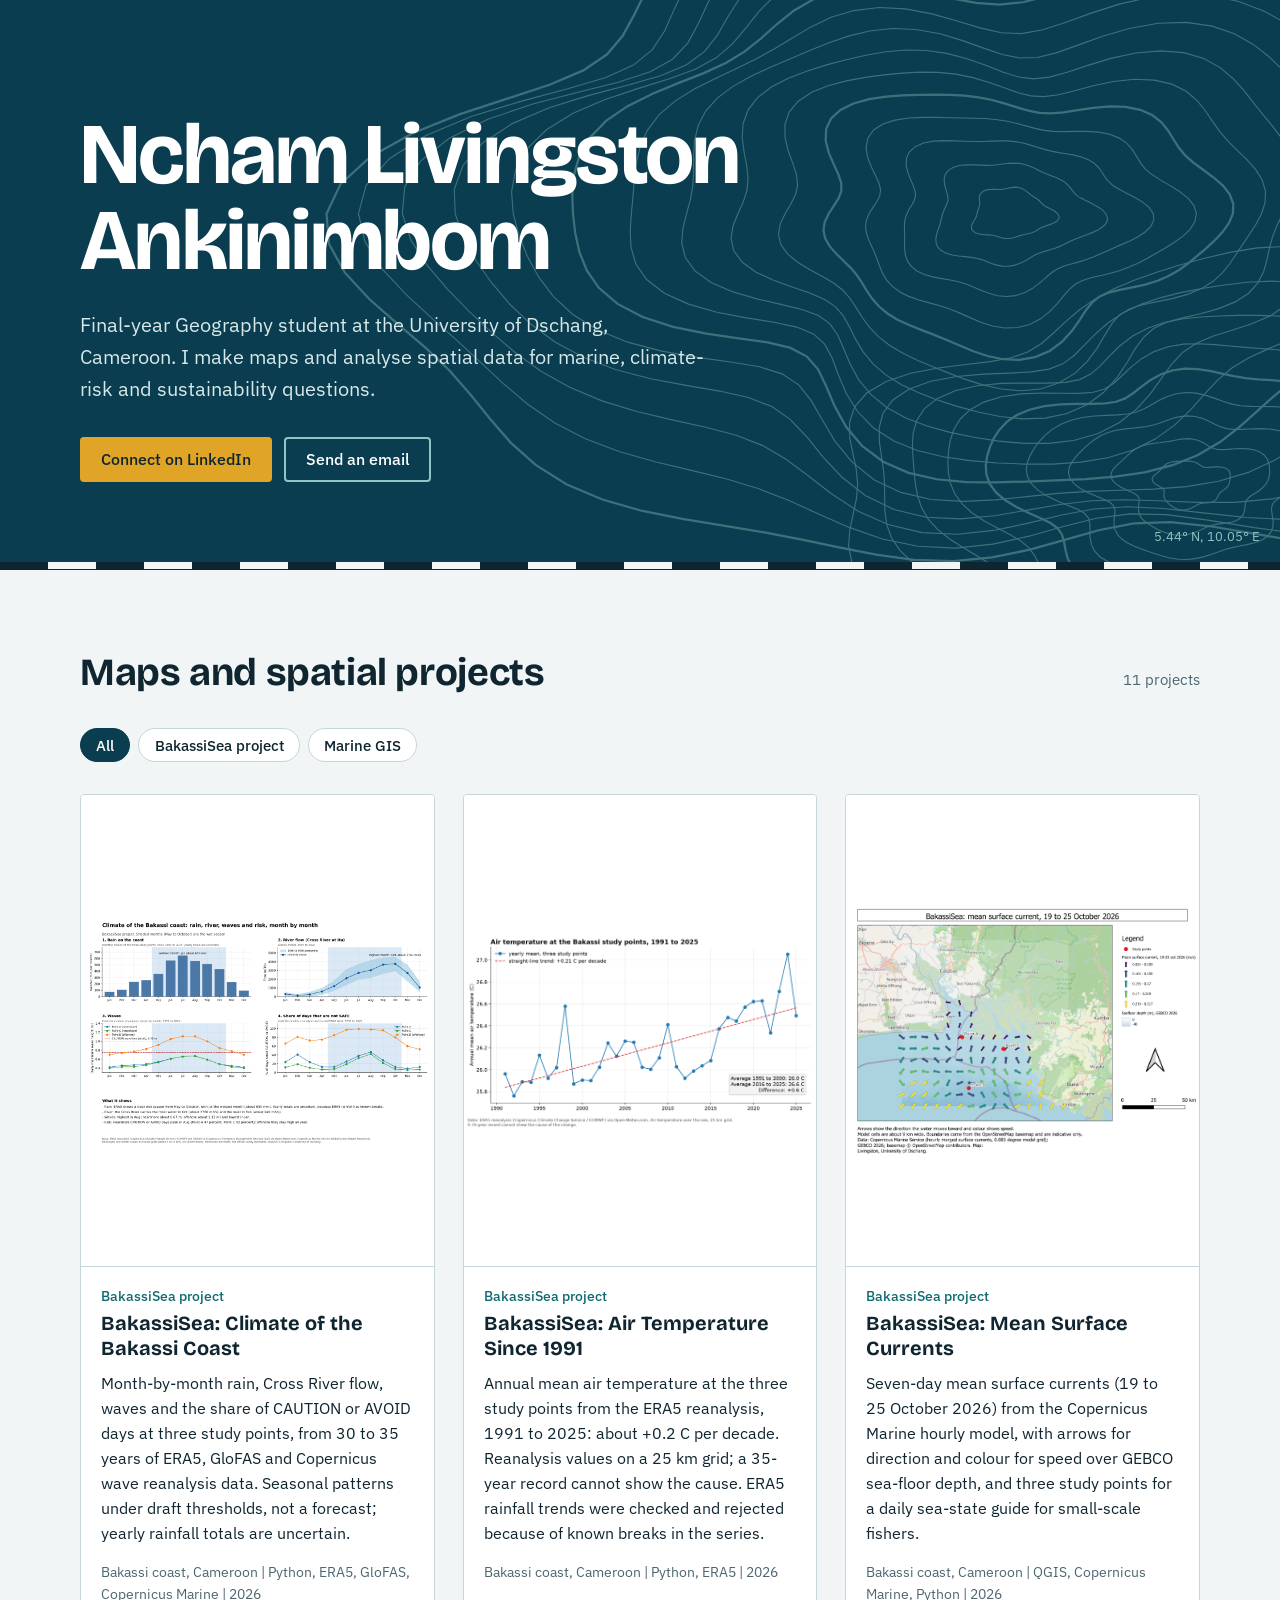
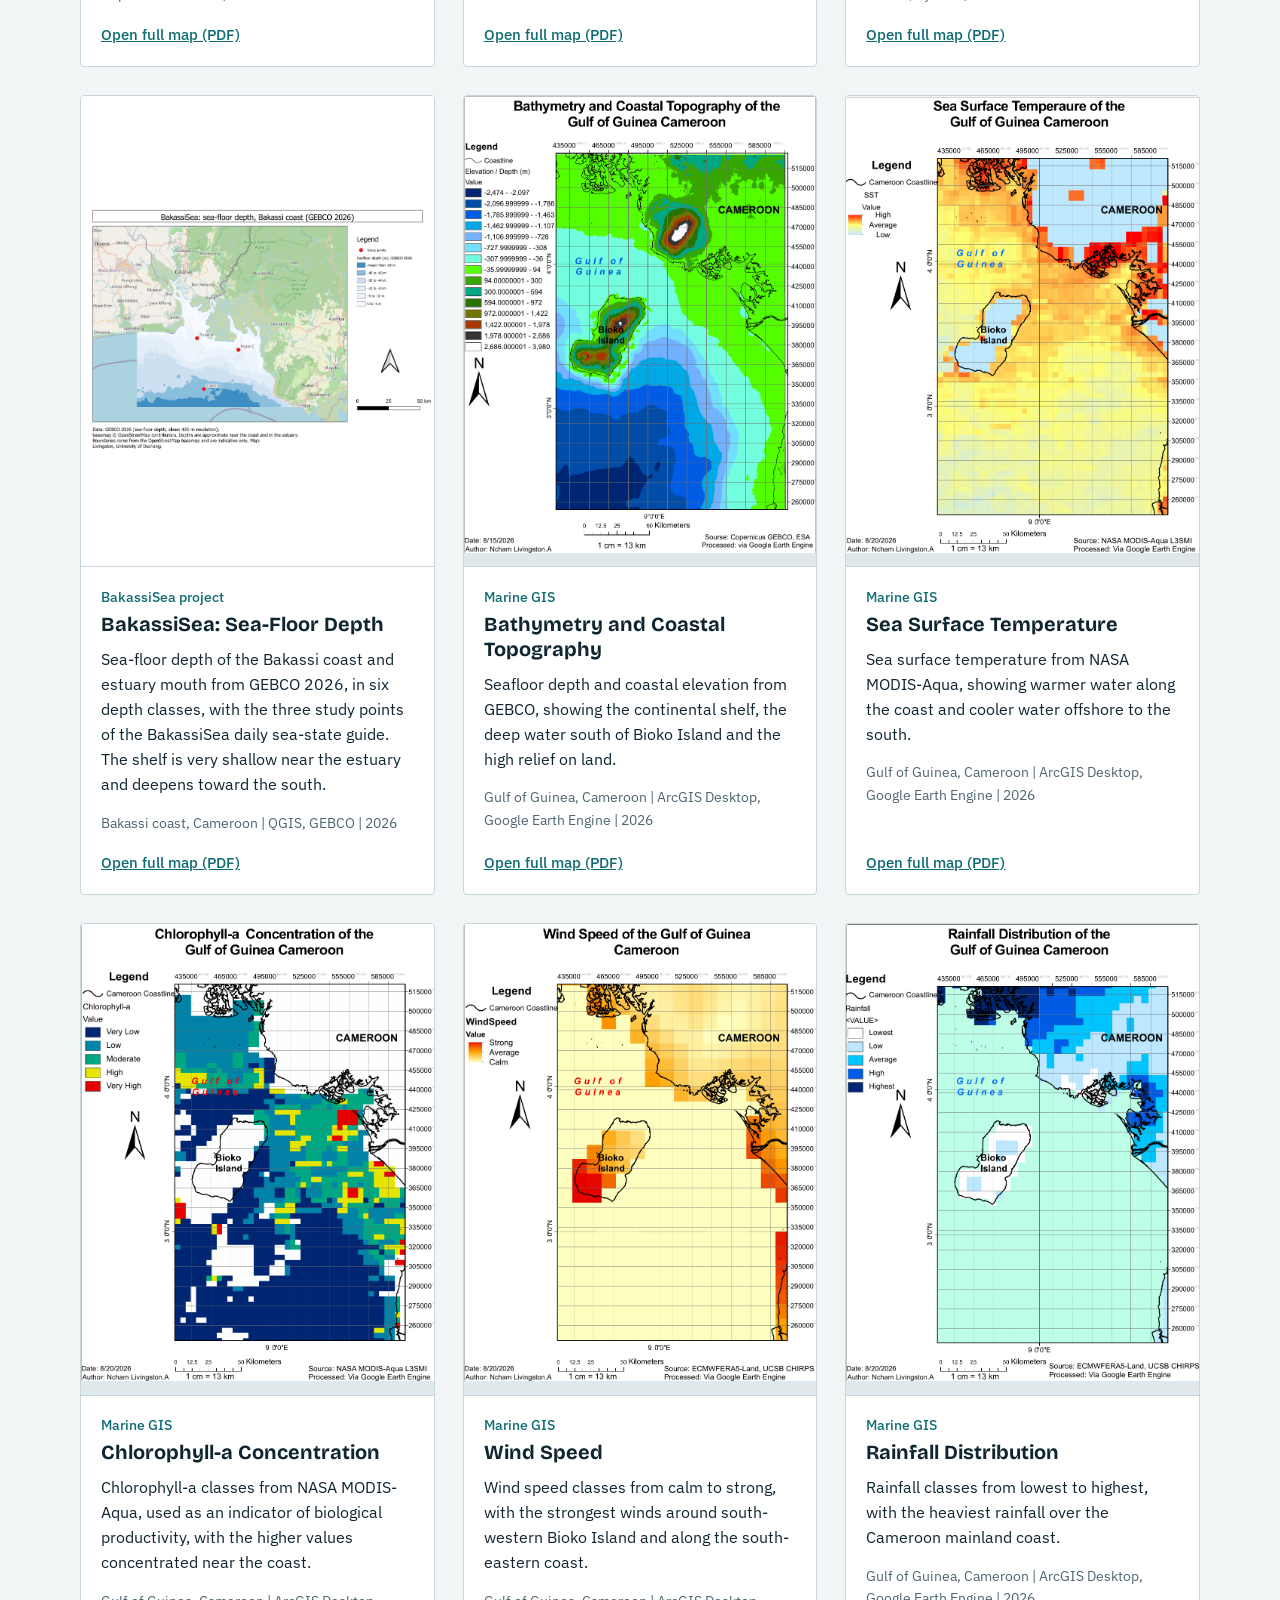
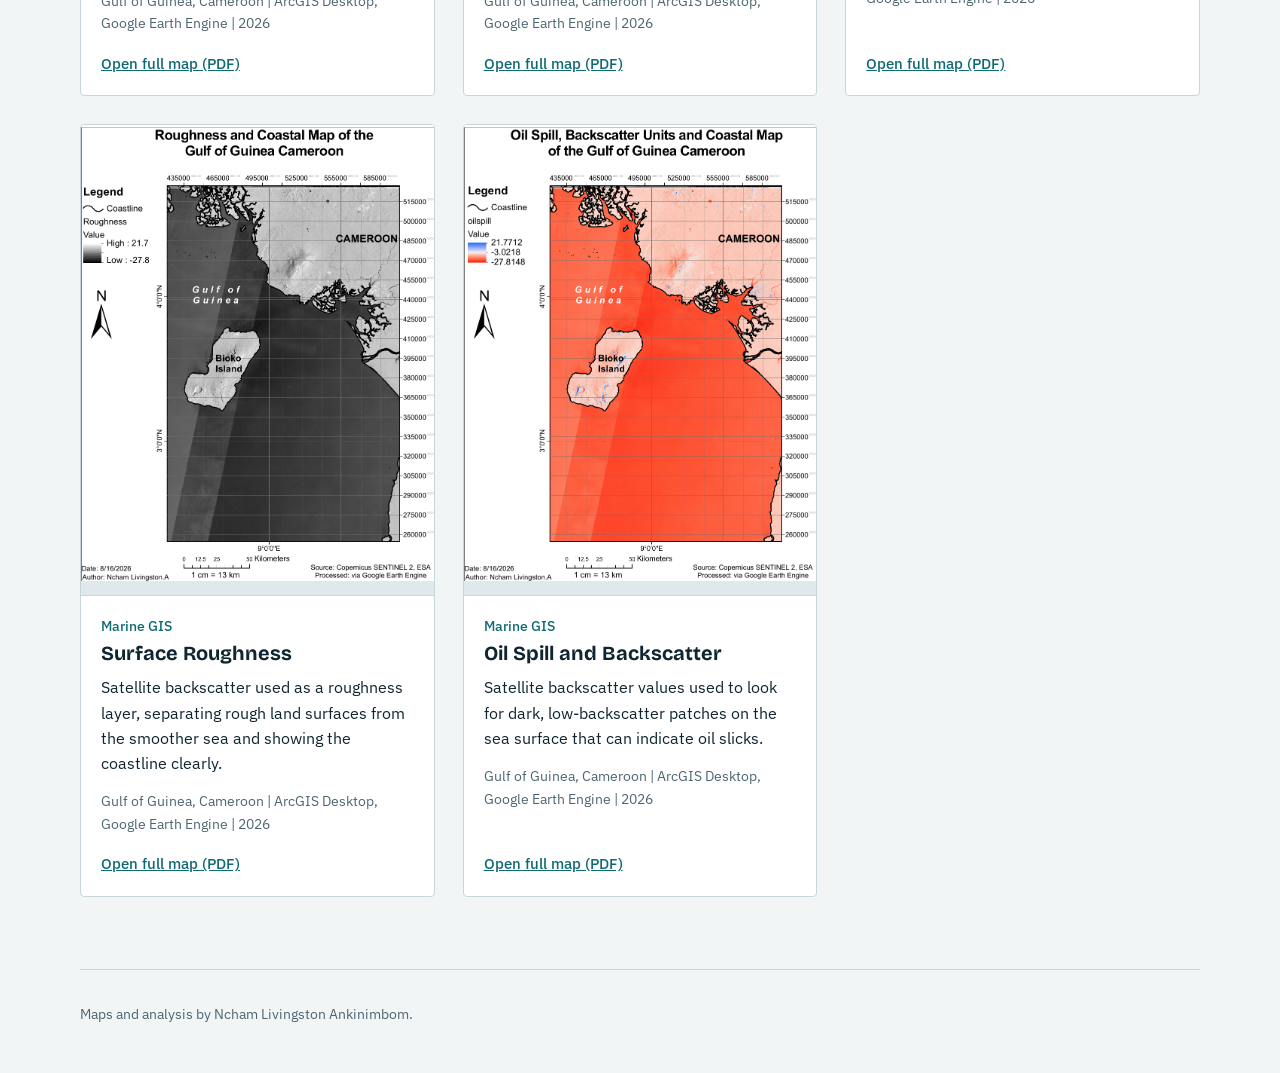
<file: index.html>
<!DOCTYPE html>
<html lang="en">
<head>
  <meta charset="utf-8">
  <meta name="viewport" content="width=device-width, initial-scale=1">
  <title>Maps and spatial projects | Ncham Livingston Ankinimbom</title>
  <meta name="description" content="Portfolio of maps and GIS projects by Ncham Livingston Ankinimbom, Geography student at the University of Dschang.">
  <meta property="og:type" content="website">
  <meta property="og:title" content="Maps and Spatial Projects">
  <meta property="og:description" content="Marine GIS and spatial analysis maps of coastal and ocean environments in Cameroon, made with ArcGIS and Google Earth Engine.">
  <meta property="og:url" content="https://livingstonncham.github.io/">
  <meta property="og:image" content="https://livingstonncham.github.io/social-preview.png">
  <meta property="og:image:width" content="1200">
  <meta property="og:image:height" content="630">
  <meta name="twitter:card" content="summary_large_image">
  <meta name="twitter:image" content="https://livingstonncham.github.io/social-preview.png">
  <link rel="preconnect" href="https://fonts.googleapis.com">
  <link rel="preconnect" href="https://fonts.gstatic.com" crossorigin>
  <link href="https://fonts.googleapis.com/css2?family=Bricolage+Grotesque:opsz,wght@12..96,500;12..96,700&family=IBM+Plex+Sans:wght@400;500&display=swap" rel="stylesheet">
  <link rel="stylesheet" href="style.css">
<!-- Google Analytics 4 -->
<script async src="https://www.googletagmanager.com/gtag/js?id=G-3DTZK1L6BY"></script>
<script>
  window.dataLayer = window.dataLayer || [];
  function gtag(){dataLayer.push(arguments);}
  gtag('js', new Date());
  gtag('config', 'G-3DTZK1L6GBY');
</script>
  
</head>
<body>

  <header class="hero">
    <svg id="contours" class="contours" aria-hidden="true" focusable="false" preserveAspectRatio="xMidYMid slice"></svg>
    <div class="wrap hero-inner">
      <h1 id="site-name">Your name</h1>
      <p id="site-bio" class="bio"></p>
      <p class="links">
        <a id="link-linkedin" class="btn btn-solid" href="#" target="_blank" rel="noopener">Connect on LinkedIn</a>
        <a id="link-email" class="btn btn-line" href="#" hidden>Send an email</a>
      </p>
    </div>
    <p id="site-coords" class="coords"></p>
  </header>

  <div class="scalebar" aria-hidden="true"></div>

  <main class="wrap">
    <section aria-labelledby="gallery-title">
      <div class="gallery-head">
        <h2 id="gallery-title">Maps and projects</h2>
        <p id="count" class="count" aria-live="polite"></p>
      </div>

      <div id="filters" class="filters" role="group" aria-label="Filter projects by topic"></div>

      <ul id="grid" class="grid"></ul>
      <p id="empty" class="empty" hidden>No projects in this topic yet. Add one in projects.js.</p>
    </section>
  </main>

  <footer class="wrap footer">
    <p id="footer-text"></p>
  </footer>

  <dialog id="viewer" class="viewer" aria-labelledby="viewer-title">
    <button id="viewer-close" class="viewer-close" type="button">Close</button>
    <img id="viewer-img" alt="">
    <p id="viewer-title" class="viewer-title"></p>
  </dialog>

  <script src="projects.js"></script>
  <script>
  // Track clicks on links and buttons
  document.addEventListener('click', function (e) {
    const el = e.target.closest('a, button, [data-track]');
    if (!el) return;
    gtag('event', 'click_item', {
      item_text: (el.innerText || el.getAttribute('aria-label') || '').trim().slice(0, 80),
      item_url: el.href || '',
      item_id: el.id || ''
    });
  });

  // Track how far people scroll
  let marks = [25, 50, 75, 100], sent = {};
  window.addEventListener('scroll', function () {
    const pct = Math.round((window.scrollY + window.innerHeight) / document.documentElement.scrollHeight * 100);
    marks.forEach(m => {
      if (pct >= m && !sent[m]) {
        sent[m] = true;
        gtag('event', 'scroll_depth', { percent: m });
      }
    });
  }, { passive: true });

  // Track total time spent when the visitor leaves
  const start = Date.now();
  window.addEventListener('pagehide', function () {
    gtag('event', 'time_on_page', {
      seconds: Math.round((Date.now() - start) / 1000),
      transport_type: 'beacon'
    });
  });
</script>
  <script src="script.js"></script>
</body>
</html>
</file>
<file: style.css>
:root {
  --paper: #f1f5f6;
  --ink: #0f2530;
  --muted: #4d6670;
  --line: #c7d6da;
  --deep: #0a3d4f;
  --teal: #0e6b73;
  --shallow: #8cc7c4;
  --marker: #e0a526;

  --display: "Bricolage Grotesque", "Segoe UI", system-ui, sans-serif;
  --body: "IBM Plex Sans", "Segoe UI", system-ui, sans-serif;
  color-scheme: light;
}

*, *::before, *::after { box-sizing: border-box; }

html { -webkit-text-size-adjust: 100%; }

body {
  margin: 0;
  background: var(--paper);
  color: var(--ink);
  font-family: var(--body);
  font-size: 1.0625rem;
  line-height: 1.6;
}

.wrap {
  width: min(1120px, 100% - 2.5rem);
  margin-inline: auto;
}

a { color: var(--teal); }

:focus-visible {
  outline: 3px solid var(--marker);
  outline-offset: 3px;
}

/* ---------- Hero ---------- */
.hero {
  position: relative;
  overflow: hidden;
  background: var(--deep);
  color: #fff;
  padding: clamp(3.5rem, 9vw, 7rem) 0 clamp(3rem, 7vw, 5rem);
}

.contours {
  position: absolute;
  inset: 0;
  width: 100%;
  height: 100%;
  fill: none;
  stroke: var(--shallow);
  stroke-width: 1;
  opacity: 0.38;
}

.hero-inner { position: relative; }

.hero h1 {
  margin: 0;
  max-width: 14ch;
  font-family: var(--display);
  font-weight: 700;
  font-size: clamp(2.6rem, 8vw, 5.4rem);
  line-height: 1;
  letter-spacing: -0.02em;
}

.bio {
  margin: 1.5rem 0 0;
  max-width: 52ch;
  font-size: clamp(1.05rem, 2.2vw, 1.25rem);
  color: #d6e8ea;
}

.links {
  display: flex;
  flex-wrap: wrap;
  gap: 0.75rem;
  margin: 2rem 0 0;
}

.btn {
  display: inline-block;
  padding: 0.7rem 1.2rem;
  border: 2px solid transparent;
  border-radius: 4px;
  font: 500 1rem/1.2 var(--body);
  text-decoration: none;
  cursor: pointer;
}

.btn-solid { background: var(--marker); color: var(--ink); }
.btn-solid:hover { background: #f0b83a; }

.btn-line { border-color: var(--shallow); color: #fff; }
.btn-line:hover { background: rgba(255, 255, 255, 0.1); }

.btn[hidden] { display: none; }

.coords {
  position: absolute;
  right: 1.25rem;
  bottom: 0.9rem;
  margin: 0;
  font-size: 0.8125rem;
  color: var(--shallow);
  font-variant-numeric: tabular-nums;
}

/* Scale bar used as the divider under the hero */
.scalebar {
  height: 8px;
  background:
    repeating-linear-gradient(90deg, var(--ink) 0 48px, var(--paper) 48px 96px);
  border-bottom: 1px solid var(--ink);
}

/* ---------- Gallery ---------- */
main { padding-block: clamp(2.5rem, 6vw, 4.5rem); }

.gallery-head {
  display: flex;
  flex-wrap: wrap;
  align-items: baseline;
  justify-content: space-between;
  gap: 0.5rem 1.5rem;
}

.gallery-head h2 {
  margin: 0;
  font-family: var(--display);
  font-weight: 700;
  font-size: clamp(1.7rem, 4vw, 2.4rem);
  letter-spacing: -0.01em;
}

.count { margin: 0; color: var(--muted); font-size: 0.95rem; }

.filters {
  display: flex;
  flex-wrap: wrap;
  gap: 0.5rem;
  margin: 1.5rem 0 2rem;
}

.chip {
  padding: 0.45rem 0.95rem;
  border: 1px solid var(--line);
  border-radius: 999px;
  background: #fff;
  color: var(--ink);
  font: 500 0.95rem/1.2 var(--body);
  cursor: pointer;
}

.chip:hover { border-color: var(--teal); }

.chip[aria-pressed="true"] {
  background: var(--deep);
  border-color: var(--deep);
  color: #fff;
}

.grid {
  display: grid;
  grid-template-columns: repeat(auto-fill, minmax(min(100%, 300px), 1fr));
  gap: 1.75rem;
  margin: 0;
  padding: 0;
  list-style: none;
}

.card {
  display: flex;
  flex-direction: column;
  background: #fff;
  border: 1px solid var(--line);
  border-radius: 4px;
  overflow: hidden;
}

.thumb {
  display: block;
  width: 100%;
  padding: 0;
  border: 0;
  border-bottom: 1px solid var(--line);
  background: #dfe9eb;
  cursor: zoom-in;
}

.thumb img {
  display: block;
  width: 100%;
  aspect-ratio: 3 / 4;
  object-fit: contain;
  object-position: top center;
}

.card-body {
  display: flex;
  flex: 1;
  flex-direction: column;
  padding: 1.1rem 1.25rem 1.25rem;
}

.topic { margin: 0 0 0.25rem; color: var(--teal); font-weight: 500; font-size: 0.9rem; }

.card h3 {
  margin: 0;
  font-family: var(--display);
  font-weight: 700;
  font-size: 1.25rem;
  line-height: 1.25;
}

.desc { margin: 0.6rem 0 0; font-size: 0.98rem; color: var(--ink); }

.meta {
  margin: 0.9rem 0 0;
  font-size: 0.88rem;
  color: var(--muted);
}

.actions {
  display: flex;
  flex-wrap: wrap;
  gap: 0.5rem 1rem;
  margin: auto 0 0;
  padding-top: 1rem;
}

.actions a { font-weight: 500; font-size: 0.95rem; }

.empty { margin-top: 2rem; color: var(--muted); }

/* ---------- Footer ---------- */
.footer {
  padding-block: 2rem 3rem;
  border-top: 1px solid var(--line);
  color: var(--muted);
  font-size: 0.9rem;
}

.footer p { margin: 0; }

/* ---------- Image viewer ---------- */
.viewer {
  width: min(1100px, 96vw);
  max-height: 94vh;
  padding: 1rem;
  border: 0;
  border-radius: 4px;
  background: #fff;
}

.viewer::backdrop { background: rgba(10, 30, 40, 0.8); }

.viewer img {
  display: block;
  max-width: 100%;
  max-height: 78vh;
  margin: 2.5rem auto 0;
  object-fit: contain;
}

.viewer-title { margin: 0.75rem 0 0; font-weight: 500; text-align: center; }

.viewer-close {
  position: absolute;
  top: 0.75rem;
  right: 0.75rem;
  padding: 0.4rem 0.9rem;
  border: 1px solid var(--line);
  border-radius: 4px;
  background: #fff;
  font: 500 0.95rem/1.2 var(--body);
  cursor: pointer;
}

@media (max-width: 520px) {
  .coords { position: static; padding: 1.5rem 1.25rem 0; position: relative; }
}

/* BakassiSea map: show the whole landscape map instead of cropping it */
img[src*="bakassisea"] {
  object-fit: contain !important;
  background: #ffffff;
}

img[src*="bakassisea"] {
  object-position: center;
}
</file>
